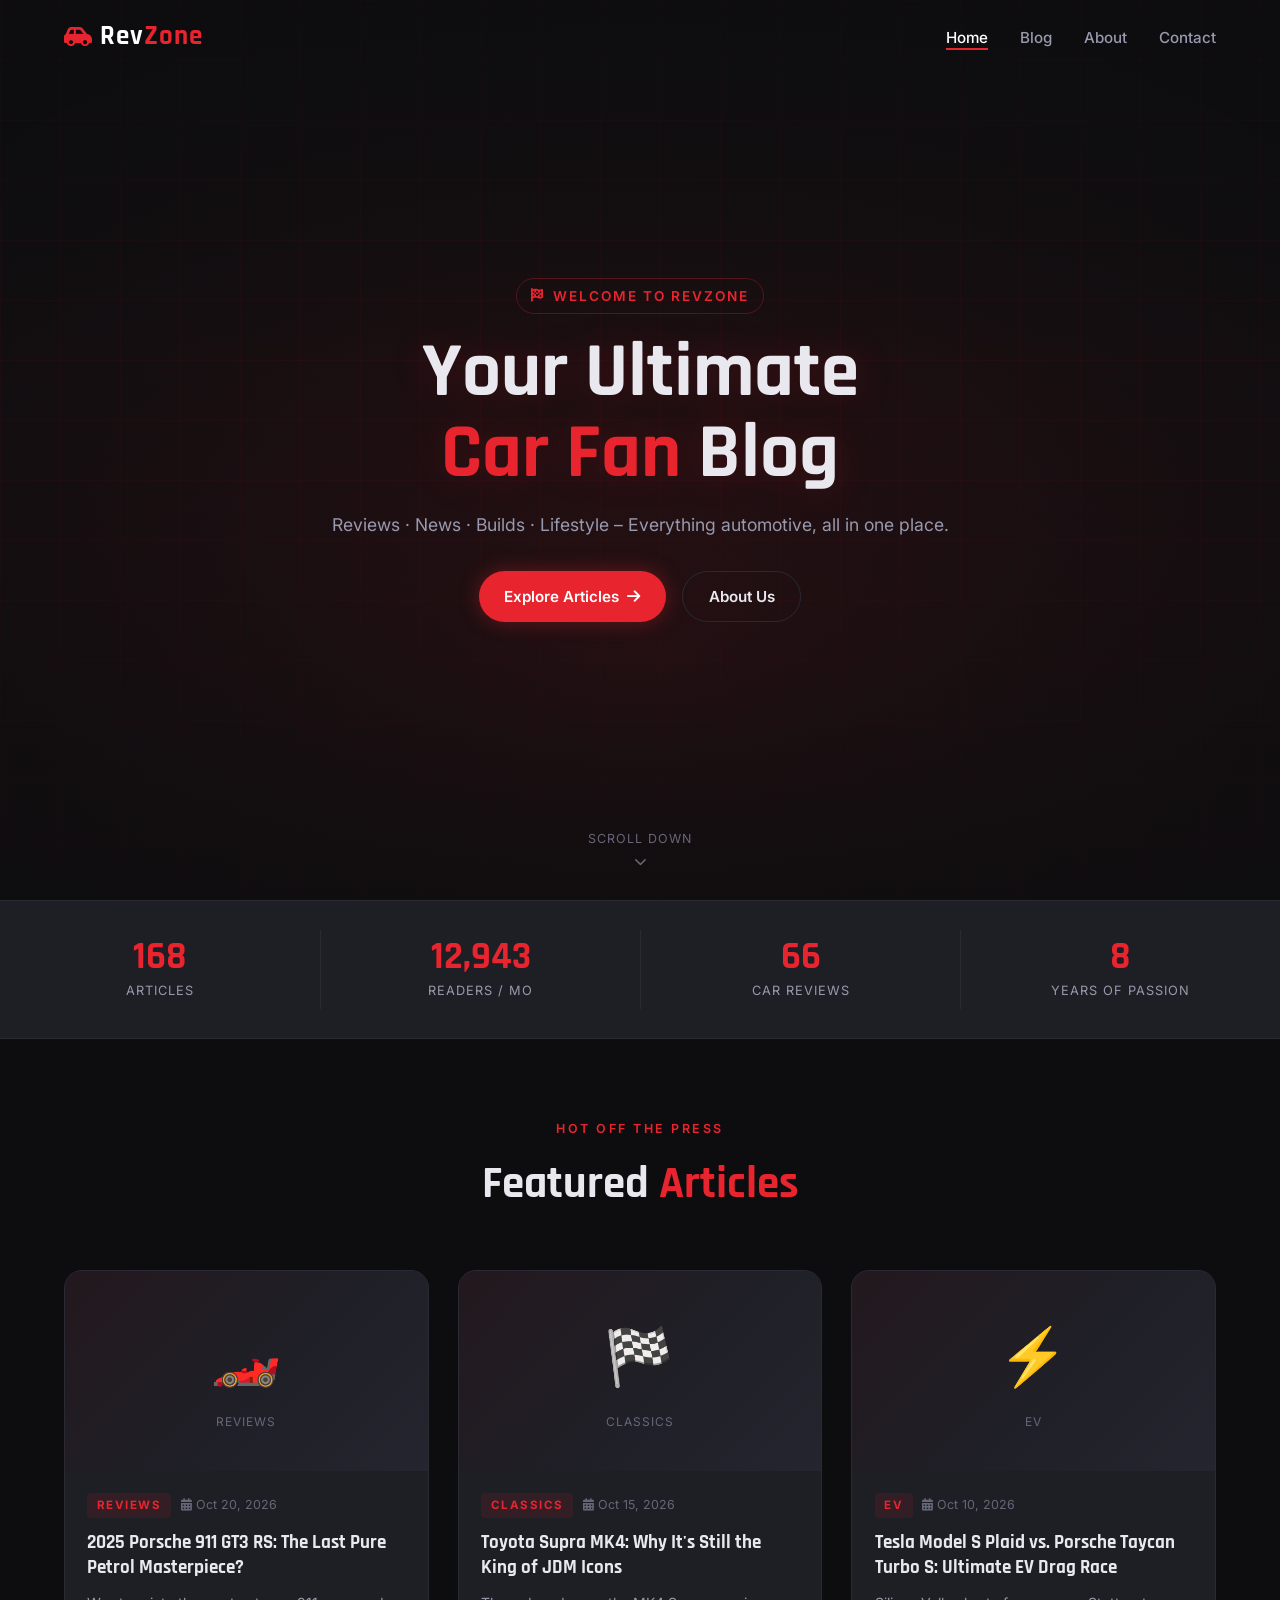
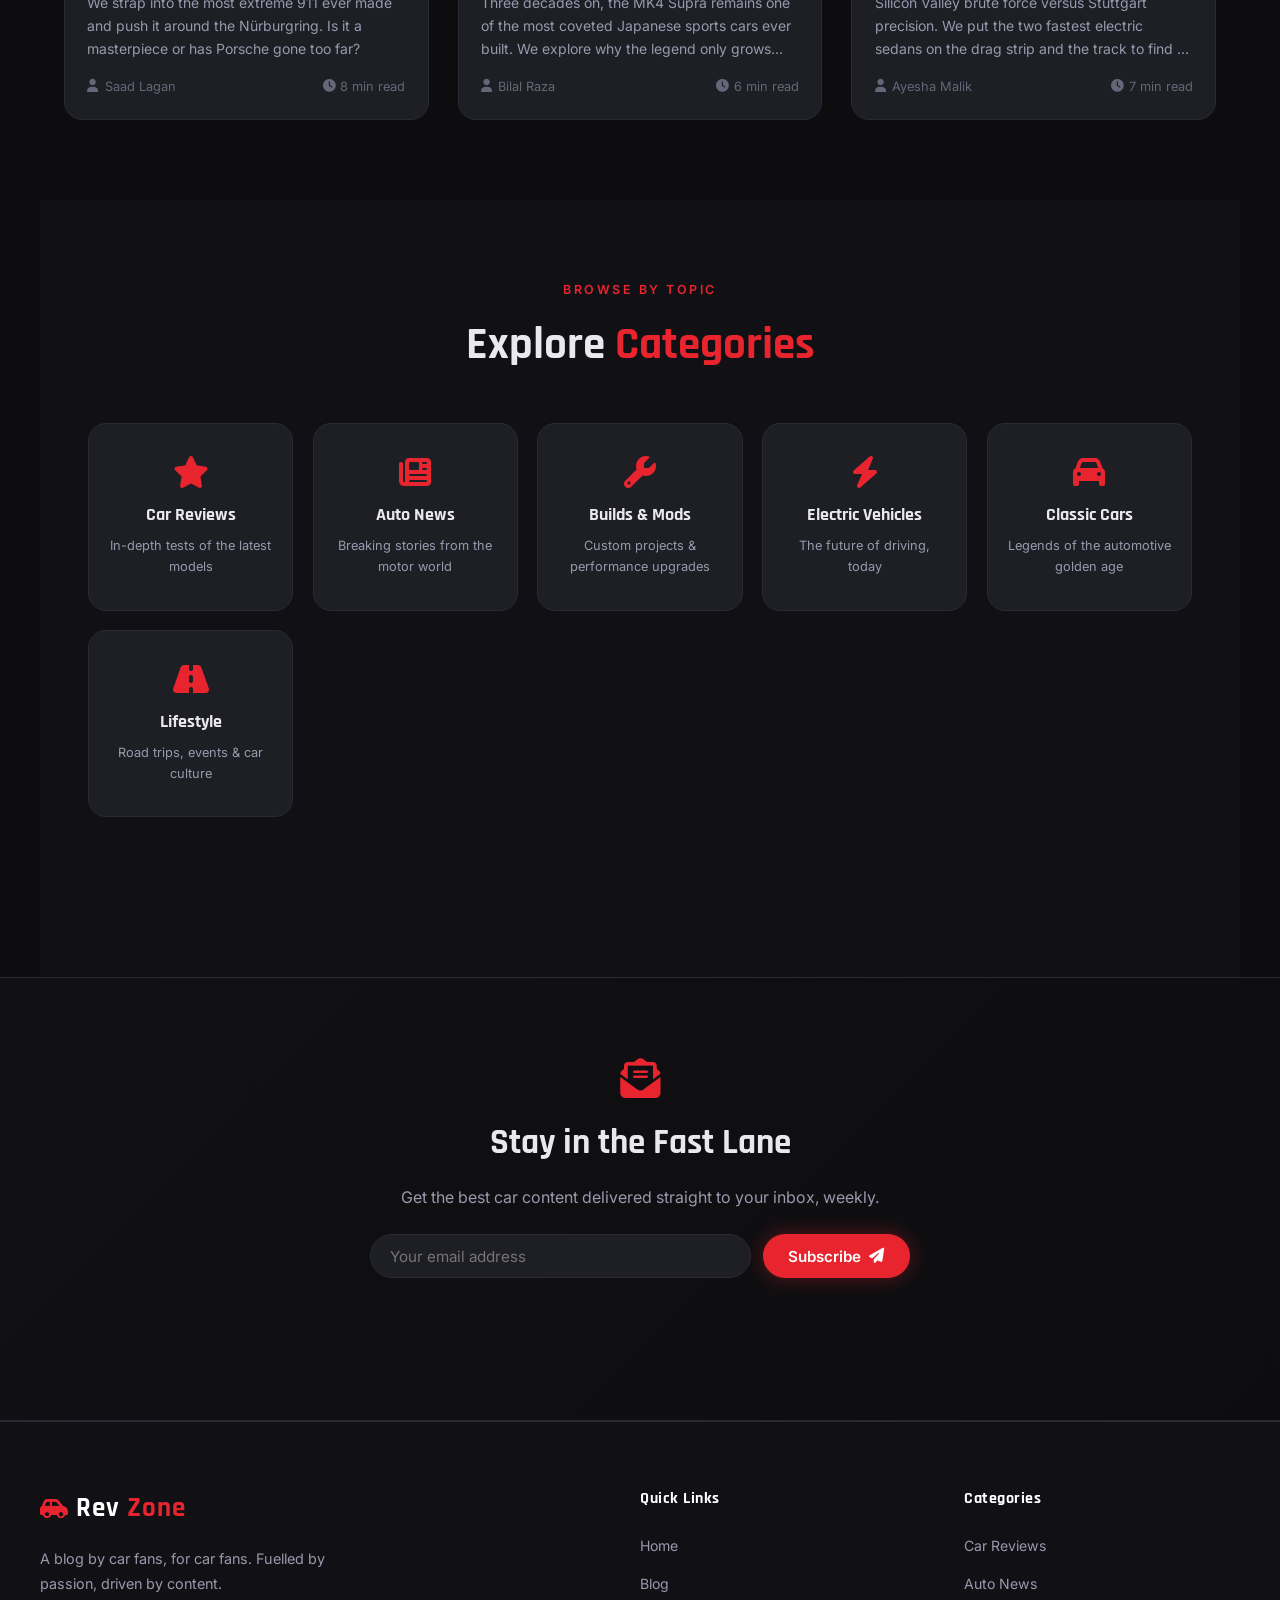
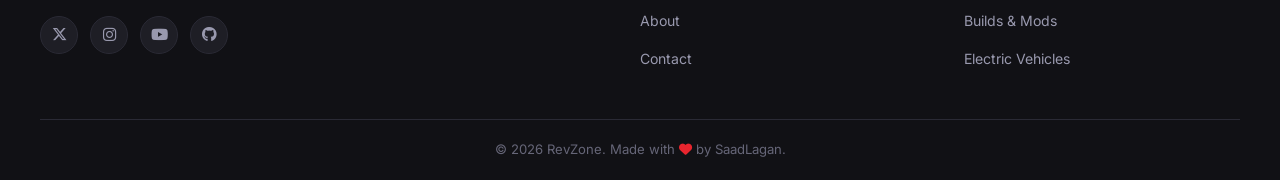
<file: index.html>
<!DOCTYPE html>
<html lang="en">
<head>
  <meta charset="UTF-8" />
  <meta name="viewport" content="width=device-width, initial-scale=1.0" />
  <title>RevZone – Car Fan Blog</title>
  <link rel="stylesheet" href="css/style.css" />
  <link rel="stylesheet" href="https://cdnjs.cloudflare.com/ajax/libs/font-awesome/6.5.0/css/all.min.css" />
  <link href="https://fonts.googleapis.com/css2?family=Rajdhani:wght@400;600;700&family=Inter:wght@300;400;500;600&display=swap" rel="stylesheet" />
</head>
<body>

  <!-- ===== NAVBAR ===== -->
  <nav class="navbar" id="navbar">
    <div class="nav-container">
      <a href="index.html" class="logo">
        <i class="fas fa-car-side"></i>
        <span>Rev<span class="accent">Zone</span></span>
      </a>
      <ul class="nav-links" id="navLinks">
        <li><a href="index.html" class="active">Home</a></li>
        <li><a href="blog.html">Blog</a></li>
        <li><a href="about.html">About</a></li>
        <li><a href="contact.html">Contact</a></li>
      </ul>
      <button class="hamburger" id="hamburger" aria-label="Toggle menu">
        <span></span><span></span><span></span>
      </button>
    </div>
  </nav>

  <!-- ===== HERO ===== -->
  <header class="hero">
    <div class="hero-overlay"></div>
    <div class="hero-content">
      <p class="hero-tag"><i class="fas fa-flag-checkered"></i> Welcome to RevZone</p>
      <h1>Your Ultimate<br /><span class="accent">Car Fan</span> Blog</h1>
      <p class="hero-sub">Reviews · News · Builds · Lifestyle – Everything automotive, all in one place.</p>
      <div class="hero-actions">
        <a href="blog.html" class="btn btn-primary">Explore Articles <i class="fas fa-arrow-right"></i></a>
        <a href="about.html" class="btn btn-outline">About Us</a>
      </div>
    </div>
    <div class="hero-scroll">
      <span>Scroll Down</span>
      <i class="fas fa-chevron-down bounce"></i>
    </div>
  </header>

  <!-- ===== STATS BAR ===== -->
  <section class="stats-bar">
    <div class="stat"><span class="stat-num" data-target="240">0</span><span class="stat-label">Articles</span></div>
    <div class="stat"><span class="stat-num" data-target="18500">0</span><span class="stat-label">Readers / Mo</span></div>
    <div class="stat"><span class="stat-num" data-target="95">0</span><span class="stat-label">Car Reviews</span></div>
    <div class="stat"><span class="stat-num" data-target="12">0</span><span class="stat-label">Years of Passion</span></div>
  </section>

  <!-- ===== FEATURED POSTS ===== -->
  <section class="section" id="featured">
    <div class="section-header">
      <span class="section-tag">Hot Off the Press</span>
      <h2>Featured <span class="accent">Articles</span></h2>
    </div>
    <div class="posts-grid" id="featuredGrid"></div>
  </section>

  <!-- ===== CATEGORIES ===== -->
  <section class="section categories-section">
    <div class="section-header">
      <span class="section-tag">Browse by Topic</span>
      <h2>Explore <span class="accent">Categories</span></h2>
    </div>
    <div class="categories-grid">
      <a href="blog.html?cat=reviews" class="cat-card">
        <i class="fas fa-star"></i>
        <h3>Car Reviews</h3>
        <p>In-depth tests of the latest models</p>
      </a>
      <a href="blog.html?cat=news" class="cat-card">
        <i class="fas fa-newspaper"></i>
        <h3>Auto News</h3>
        <p>Breaking stories from the motor world</p>
      </a>
      <a href="blog.html?cat=builds" class="cat-card">
        <i class="fas fa-wrench"></i>
        <h3>Builds & Mods</h3>
        <p>Custom projects & performance upgrades</p>
      </a>
      <a href="blog.html?cat=ev" class="cat-card">
        <i class="fas fa-bolt"></i>
        <h3>Electric Vehicles</h3>
        <p>The future of driving, today</p>
      </a>
      <a href="blog.html?cat=classics" class="cat-card">
        <i class="fas fa-car"></i>
        <h3>Classic Cars</h3>
        <p>Legends of the automotive golden age</p>
      </a>
      <a href="blog.html?cat=lifestyle" class="cat-card">
        <i class="fas fa-road"></i>
        <h3>Lifestyle</h3>
        <p>Road trips, events & car culture</p>
      </a>
    </div>
  </section>

  <!-- ===== NEWSLETTER ===== -->
  <section class="newsletter-section">
    <div class="newsletter-inner">
      <i class="fas fa-envelope-open-text newsletter-icon"></i>
      <h2>Stay in the Fast Lane</h2>
      <p>Get the best car content delivered straight to your inbox, weekly.</p>
      <form class="newsletter-form" id="nlForm">
        <input type="email" placeholder="Your email address" required />
        <button type="submit" class="btn btn-primary">Subscribe <i class="fas fa-paper-plane"></i></button>
      </form>
      <p class="nl-note" id="nlNote"></p>
    </div>
  </section>

  <!-- ===== FOOTER ===== -->
  <footer class="footer">
    <div class="footer-inner">
      <div class="footer-brand">
        <a href="index.html" class="logo"><i class="fas fa-car-side"></i> Rev<span class="accent">Zone</span></a>
        <p>A blog by car fans, for car fans. Fuelled by passion, driven by content.</p>
        <div class="socials">
          <a href="#" aria-label="Twitter"><i class="fab fa-x-twitter"></i></a>
          <a href="#" aria-label="Instagram"><i class="fab fa-instagram"></i></a>
          <a href="#" aria-label="YouTube"><i class="fab fa-youtube"></i></a>
          <a href="https://github.com/SaadLagan" aria-label="GitHub" target="_blank"><i class="fab fa-github"></i></a>
        </div>
      </div>
      <div class="footer-links">
        <h4>Quick Links</h4>
        <ul>
          <li><a href="index.html">Home</a></li>
          <li><a href="blog.html">Blog</a></li>
          <li><a href="about.html">About</a></li>
          <li><a href="contact.html">Contact</a></li>
        </ul>
      </div>
      <div class="footer-links">
        <h4>Categories</h4>
        <ul>
          <li><a href="blog.html?cat=reviews">Car Reviews</a></li>
          <li><a href="blog.html?cat=news">Auto News</a></li>
          <li><a href="blog.html?cat=builds">Builds & Mods</a></li>
          <li><a href="blog.html?cat=ev">Electric Vehicles</a></li>
        </ul>
      </div>
    </div>
    <div class="footer-bottom">
      <p>&copy; 2026 RevZone. Made with <i class="fas fa-heart"></i> by SaadLagan.</p>
    </div>
  </footer>

  <script src="js/data.js"></script>
  <script src="js/main.js"></script>
</body>
</html>
</file>
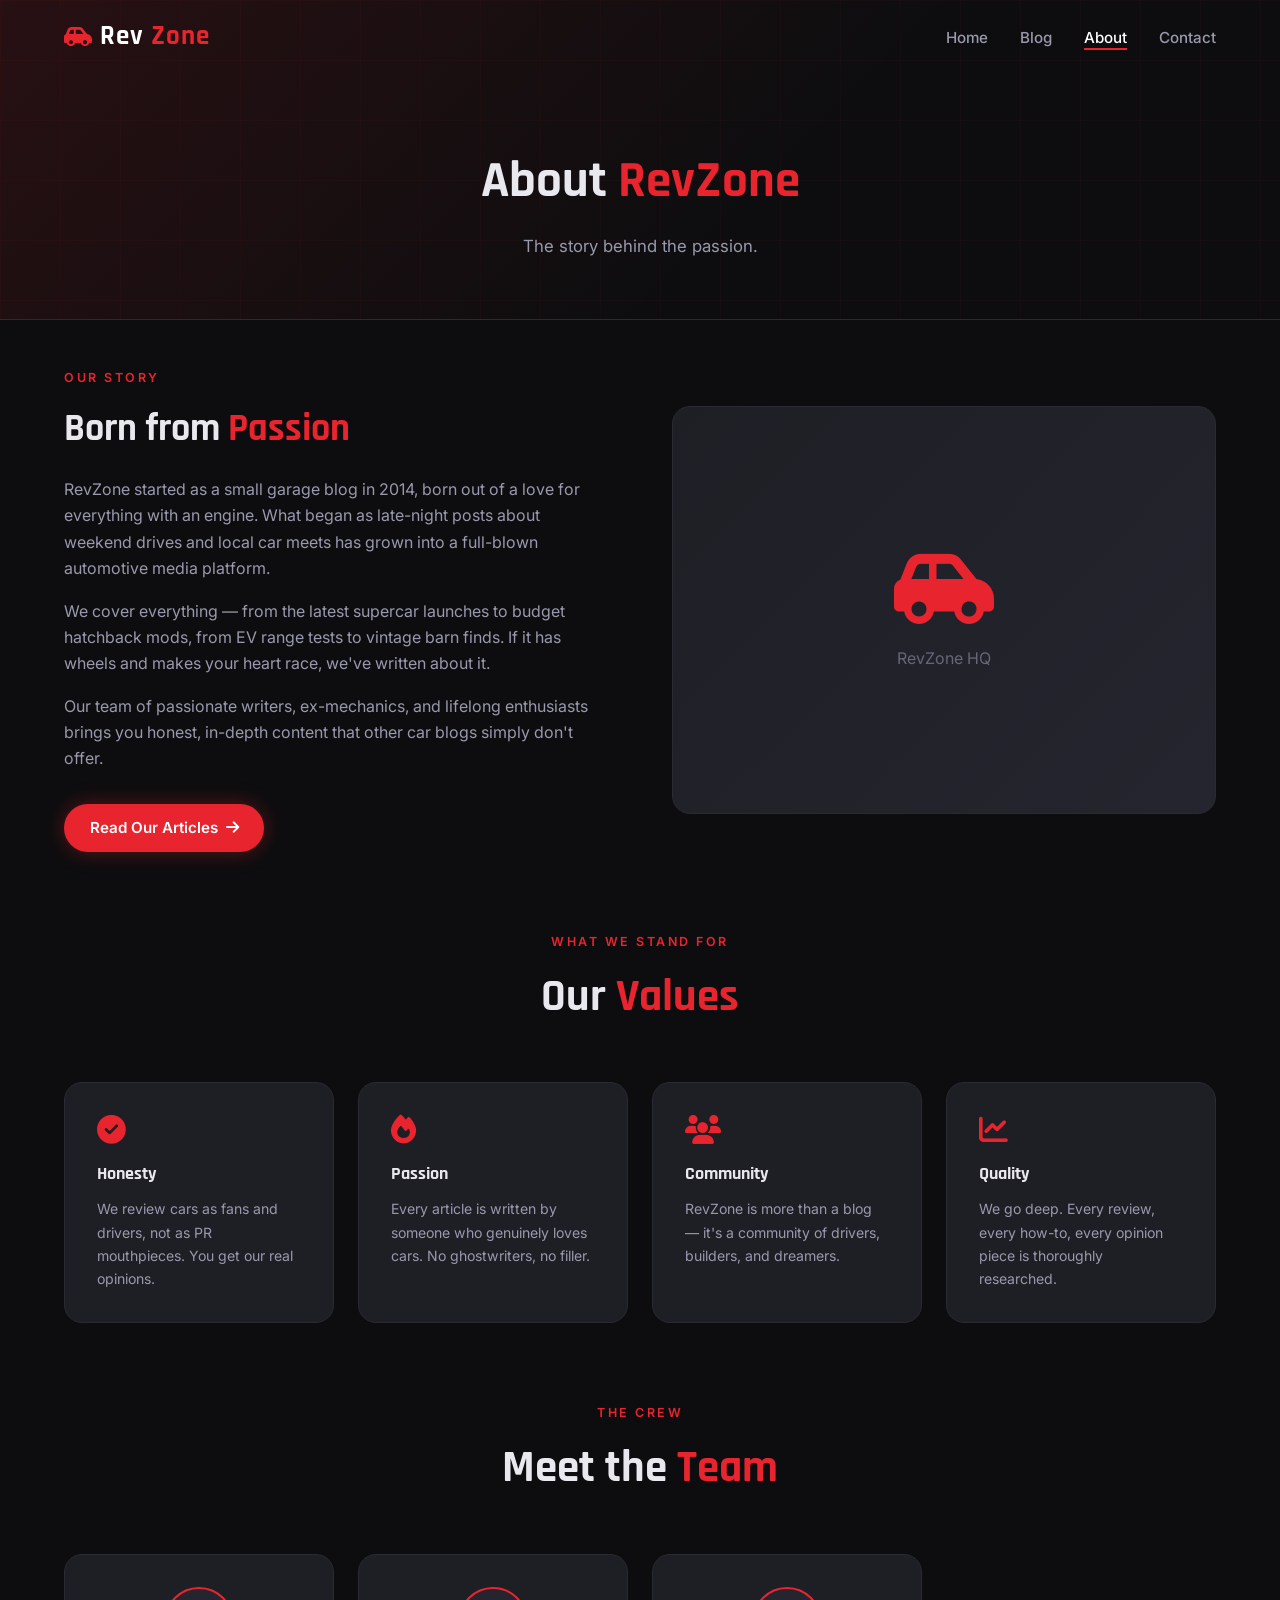
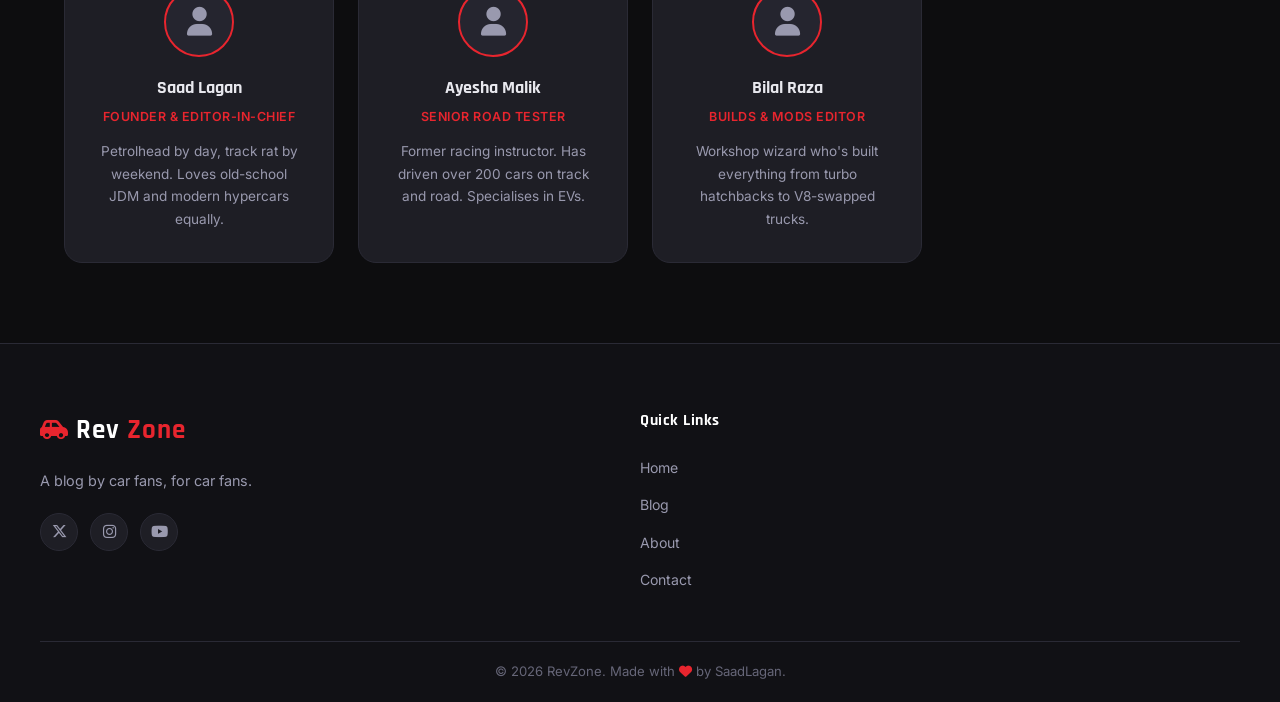
<file: about.html>
<!DOCTYPE html>
<html lang="en">
<head>
  <meta charset="UTF-8" />
  <meta name="viewport" content="width=device-width, initial-scale=1.0" />
  <title>About – RevZone</title>
  <link rel="stylesheet" href="css/style.css" />
  <link rel="stylesheet" href="https://cdnjs.cloudflare.com/ajax/libs/font-awesome/6.5.0/css/all.min.css" />
  <link href="https://fonts.googleapis.com/css2?family=Rajdhani:wght@400;600;700&family=Inter:wght@300;400;500;600&display=swap" rel="stylesheet" />
</head>
<body>

  <nav class="navbar" id="navbar">
    <div class="nav-container">
      <a href="index.html" class="logo"><i class="fas fa-car-side"></i> Rev<span class="accent">Zone</span></a>
      <ul class="nav-links" id="navLinks">
        <li><a href="index.html">Home</a></li>
        <li><a href="blog.html">Blog</a></li>
        <li><a href="about.html" class="active">About</a></li>
        <li><a href="contact.html">Contact</a></li>
      </ul>
      <button class="hamburger" id="hamburger" aria-label="Toggle menu">
        <span></span><span></span><span></span>
      </button>
    </div>
  </nav>

  <!-- Page Header -->
  <div class="page-header">
    <div class="page-header-content">
      <h1>About <span class="accent">RevZone</span></h1>
      <p>The story behind the passion.</p>
    </div>
  </div>

  <!-- About Content -->
  <section class="section about-page">
    <div class="about-intro">
      <div class="about-text">
        <span class="section-tag">Our Story</span>
        <h2>Born from <span class="accent">Passion</span></h2>
        <p>RevZone started as a small garage blog in 2014, born out of a love for everything with an engine. What began as late-night posts about weekend drives and local car meets has grown into a full-blown automotive media platform.</p>
        <p>We cover everything — from the latest supercar launches to budget hatchback mods, from EV range tests to vintage barn finds. If it has wheels and makes your heart race, we've written about it.</p>
        <p>Our team of passionate writers, ex-mechanics, and lifelong enthusiasts brings you honest, in-depth content that other car blogs simply don't offer.</p>
        <a href="blog.html" class="btn btn-primary">Read Our Articles <i class="fas fa-arrow-right"></i></a>
      </div>
      <div class="about-visual">
        <div class="about-img-placeholder">
          <i class="fas fa-car-side"></i>
          <span>RevZone HQ</span>
        </div>
      </div>
    </div>

    <!-- Values -->
    <div class="values-section">
      <div class="section-header">
        <span class="section-tag">What We Stand For</span>
        <h2>Our <span class="accent">Values</span></h2>
      </div>
      <div class="values-grid">
        <div class="value-card">
          <i class="fas fa-check-circle"></i>
          <h3>Honesty</h3>
          <p>We review cars as fans and drivers, not as PR mouthpieces. You get our real opinions.</p>
        </div>
        <div class="value-card">
          <i class="fas fa-fire"></i>
          <h3>Passion</h3>
          <p>Every article is written by someone who genuinely loves cars. No ghostwriters, no filler.</p>
        </div>
        <div class="value-card">
          <i class="fas fa-users"></i>
          <h3>Community</h3>
          <p>RevZone is more than a blog — it's a community of drivers, builders, and dreamers.</p>
        </div>
        <div class="value-card">
          <i class="fas fa-chart-line"></i>
          <h3>Quality</h3>
          <p>We go deep. Every review, every how-to, every opinion piece is thoroughly researched.</p>
        </div>
      </div>
    </div>

    <!-- Team -->
    <div class="team-section">
      <div class="section-header">
        <span class="section-tag">The Crew</span>
        <h2>Meet the <span class="accent">Team</span></h2>
      </div>
      <div class="team-grid">
        <div class="team-card">
          <div class="team-avatar"><i class="fas fa-user"></i></div>
          <h3>Saad Lagan</h3>
          <span>Founder & Editor-in-Chief</span>
          <p>Petrolhead by day, track rat by weekend. Loves old-school JDM and modern hypercars equally.</p>
        </div>
        <div class="team-card">
          <div class="team-avatar"><i class="fas fa-user"></i></div>
          <h3>Ayesha Malik</h3>
          <span>Senior Road Tester</span>
          <p>Former racing instructor. Has driven over 200 cars on track and road. Specialises in EVs.</p>
        </div>
        <div class="team-card">
          <div class="team-avatar"><i class="fas fa-user"></i></div>
          <h3>Bilal Raza</h3>
          <span>Builds & Mods Editor</span>
          <p>Workshop wizard who's built everything from turbo hatchbacks to V8-swapped trucks.</p>
        </div>
      </div>
    </div>
  </section>

  <footer class="footer">
    <div class="footer-inner">
      <div class="footer-brand">
        <a href="index.html" class="logo"><i class="fas fa-car-side"></i> Rev<span class="accent">Zone</span></a>
        <p>A blog by car fans, for car fans.</p>
        <div class="socials">
          <a href="#" aria-label="Twitter"><i class="fab fa-x-twitter"></i></a>
          <a href="#" aria-label="Instagram"><i class="fab fa-instagram"></i></a>
          <a href="#" aria-label="YouTube"><i class="fab fa-youtube"></i></a>
        </div>
      </div>
      <div class="footer-links">
        <h4>Quick Links</h4>
        <ul>
          <li><a href="index.html">Home</a></li>
          <li><a href="blog.html">Blog</a></li>
          <li><a href="about.html">About</a></li>
          <li><a href="contact.html">Contact</a></li>
        </ul>
      </div>
    </div>
    <div class="footer-bottom">
      <p>&copy; 2026 RevZone. Made with <i class="fas fa-heart"></i> by SaadLagan.</p>
    </div>
  </footer>

  <script src="js/main.js"></script>
</body>
</html>
</file>
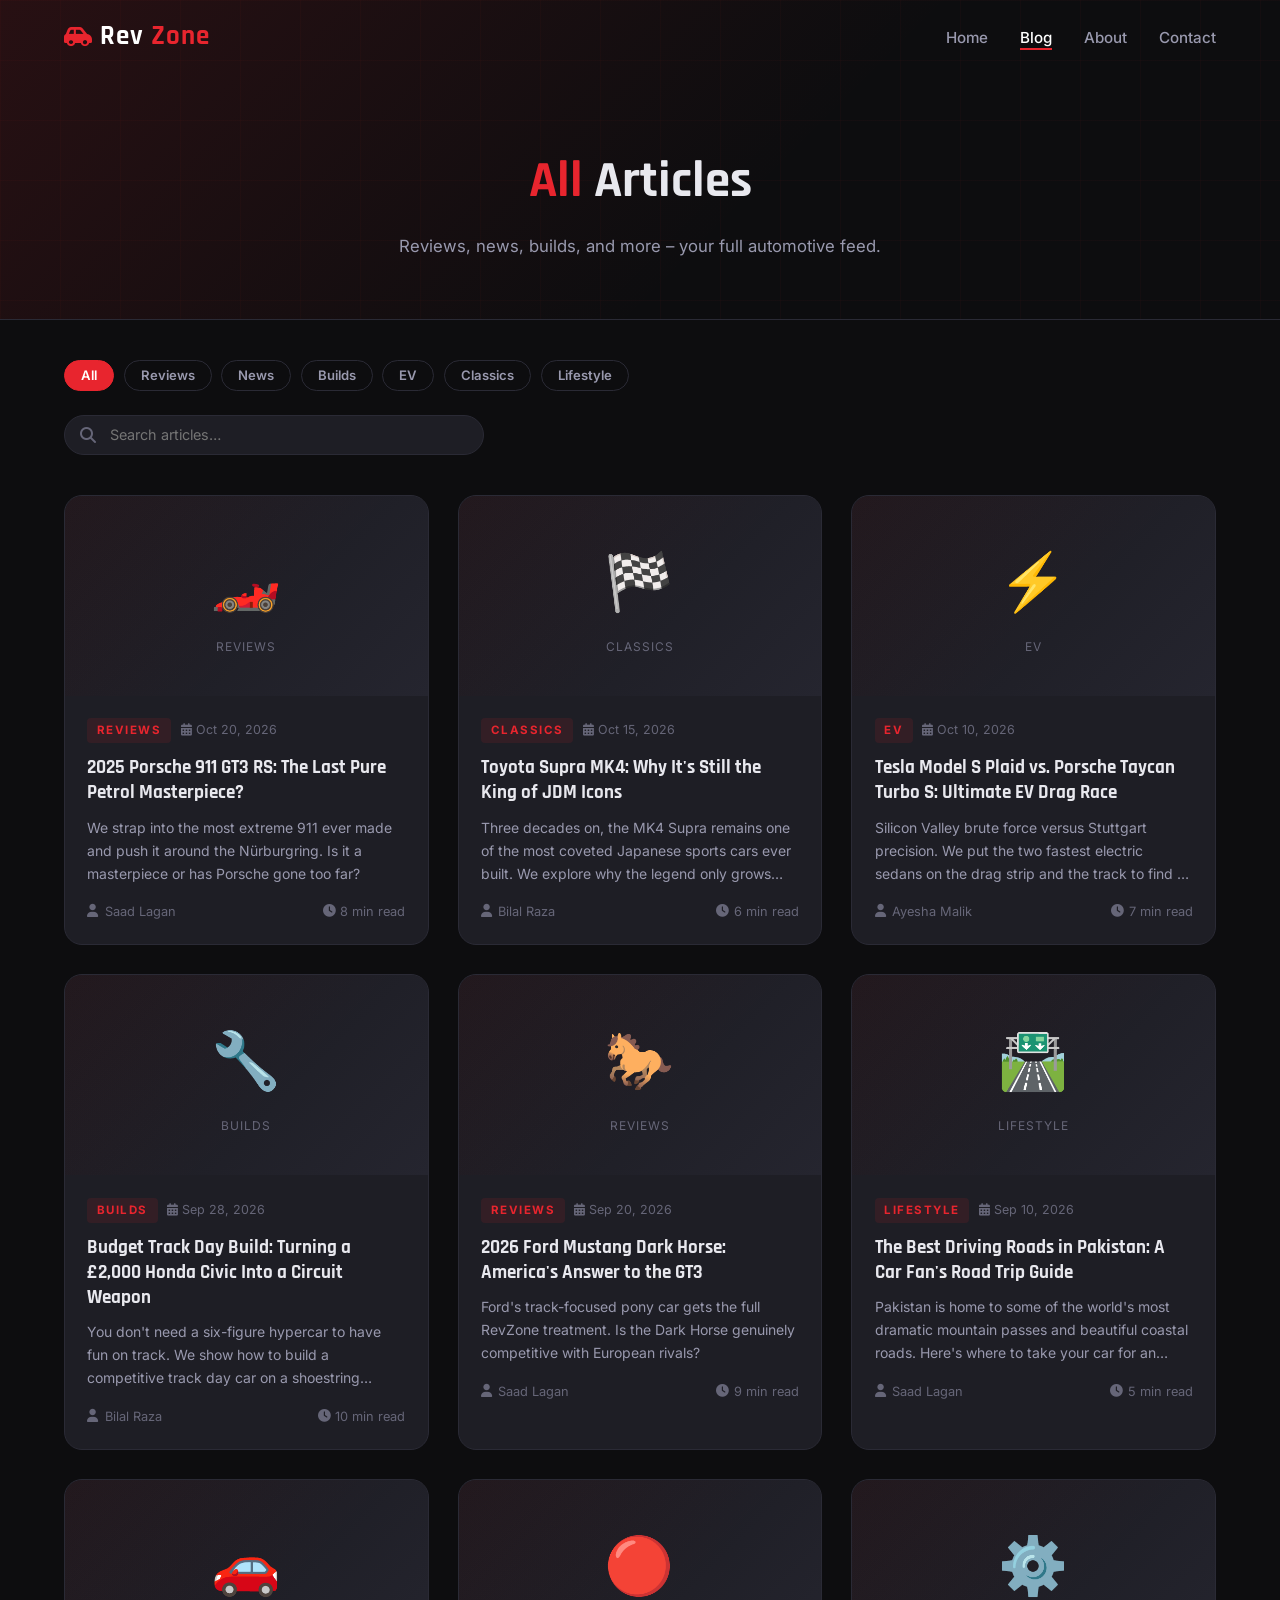
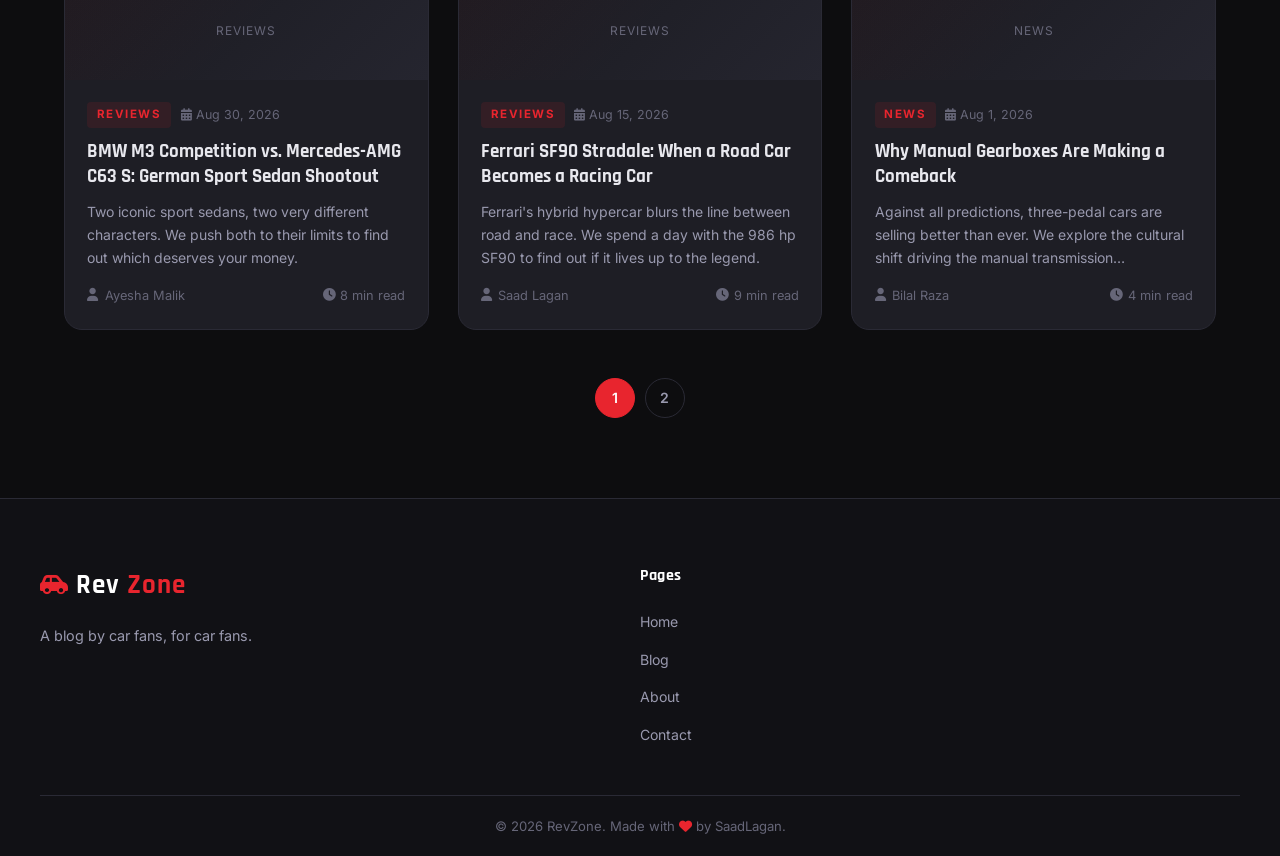
<file: blog.html>
<!DOCTYPE html>
<html lang="en">
<head>
  <meta charset="UTF-8" />
  <meta name="viewport" content="width=device-width, initial-scale=1.0" />
  <title>Blog – RevZone</title>
  <link rel="stylesheet" href="css/style.css" />
  <link rel="stylesheet" href="https://cdnjs.cloudflare.com/ajax/libs/font-awesome/6.5.0/css/all.min.css" />
  <link href="https://fonts.googleapis.com/css2?family=Rajdhani:wght@400;600;700&family=Inter:wght@300;400;500;600&display=swap" rel="stylesheet" />
</head>
<body>

  <nav class="navbar" id="navbar">
    <div class="nav-container">
      <a href="index.html" class="logo"><i class="fas fa-car-side"></i> Rev<span class="accent">Zone</span></a>
      <ul class="nav-links" id="navLinks">
        <li><a href="index.html">Home</a></li>
        <li><a href="blog.html" class="active">Blog</a></li>
        <li><a href="about.html">About</a></li>
        <li><a href="contact.html">Contact</a></li>
      </ul>
      <button class="hamburger" id="hamburger" aria-label="Toggle menu">
        <span></span><span></span><span></span>
      </button>
    </div>
  </nav>

  <!-- Page Header -->
  <div class="page-header">
    <div class="page-header-content">
      <h1><span class="accent">All</span> Articles</h1>
      <p>Reviews, news, builds, and more – your full automotive feed.</p>
    </div>
  </div>

  <section class="section blog-page">
    <!-- Filter Bar -->
    <div class="filter-bar">
      <button class="filter-btn active" data-cat="all">All</button>
      <button class="filter-btn" data-cat="reviews">Reviews</button>
      <button class="filter-btn" data-cat="news">News</button>
      <button class="filter-btn" data-cat="builds">Builds</button>
      <button class="filter-btn" data-cat="ev">EV</button>
      <button class="filter-btn" data-cat="classics">Classics</button>
      <button class="filter-btn" data-cat="lifestyle">Lifestyle</button>
    </div>

    <!-- Search Bar -->
    <div class="search-bar">
      <i class="fas fa-search"></i>
      <input type="text" id="searchInput" placeholder="Search articles…" />
    </div>

    <!-- Posts Grid -->
    <div class="posts-grid" id="blogGrid"></div>
    <div id="noResults" class="no-results hidden"><i class="fas fa-car-crash"></i><p>No articles found. Try a different search!</p></div>

    <!-- Pagination -->
    <div class="pagination" id="pagination"></div>
  </section>

  <footer class="footer">
    <div class="footer-inner">
      <div class="footer-brand">
        <a href="index.html" class="logo"><i class="fas fa-car-side"></i> Rev<span class="accent">Zone</span></a>
        <p>A blog by car fans, for car fans.</p>
      </div>
      <div class="footer-links">
        <h4>Pages</h4>
        <ul>
          <li><a href="index.html">Home</a></li>
          <li><a href="blog.html">Blog</a></li>
          <li><a href="about.html">About</a></li>
          <li><a href="contact.html">Contact</a></li>
        </ul>
      </div>
    </div>
    <div class="footer-bottom">
      <p>&copy; 2026 RevZone. Made with <i class="fas fa-heart"></i> by SaadLagan.</p>
    </div>
  </footer>

  <script src="js/data.js"></script>
  <script src="js/blog.js"></script>
</body>
</html>
</file>
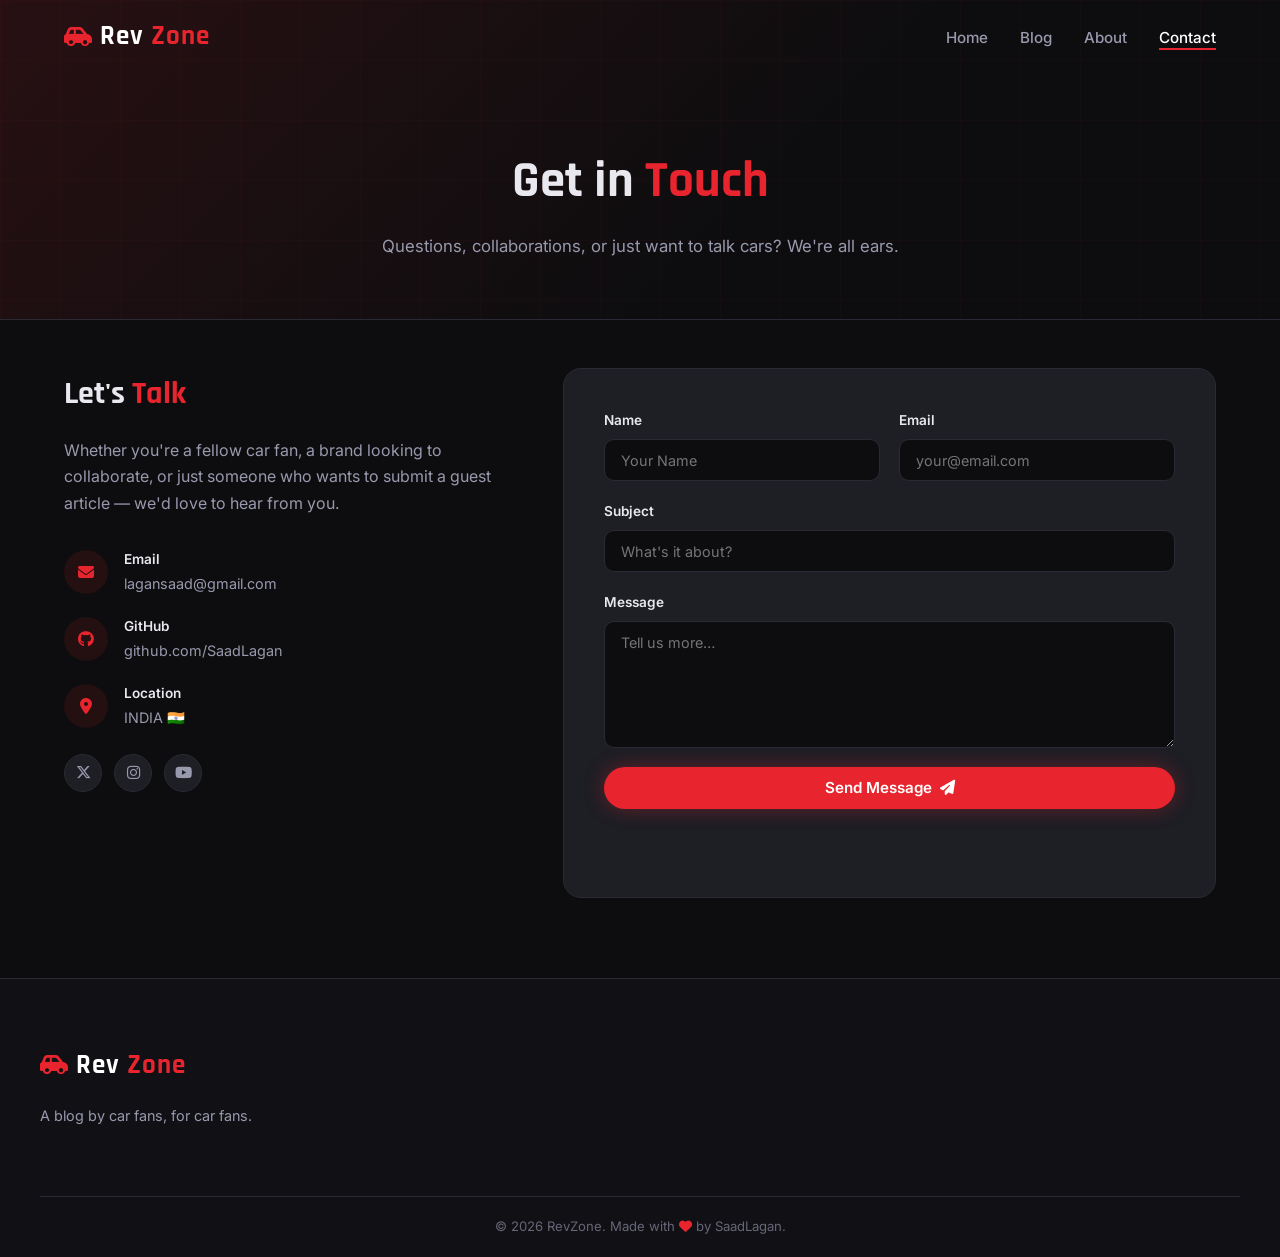
<file: contact.html>
<!DOCTYPE html>
<html lang="en">
<head>
  <meta charset="UTF-8" />
  <meta name="viewport" content="width=device-width, initial-scale=1.0" />
  <title>Contact – RevZone</title>
  <link rel="stylesheet" href="css/style.css" />
  <link rel="stylesheet" href="https://cdnjs.cloudflare.com/ajax/libs/font-awesome/6.5.0/css/all.min.css" />
  <link href="https://fonts.googleapis.com/css2?family=Rajdhani:wght@400;600;700&family=Inter:wght@300;400;500;600&display=swap" rel="stylesheet" />
</head>
<body>

  <nav class="navbar" id="navbar">
    <div class="nav-container">
      <a href="index.html" class="logo"><i class="fas fa-car-side"></i> Rev<span class="accent">Zone</span></a>
      <ul class="nav-links" id="navLinks">
        <li><a href="index.html">Home</a></li>
        <li><a href="blog.html">Blog</a></li>
        <li><a href="about.html">About</a></li>
        <li><a href="contact.html" class="active">Contact</a></li>
      </ul>
      <button class="hamburger" id="hamburger" aria-label="Toggle menu">
        <span></span><span></span><span></span>
      </button>
    </div>
  </nav>

  <div class="page-header">
    <div class="page-header-content">
      <h1>Get in <span class="accent">Touch</span></h1>
      <p>Questions, collaborations, or just want to talk cars? We're all ears.</p>
    </div>
  </div>

  <section class="section contact-page">
    <div class="contact-grid">

      <!-- Info -->
      <div class="contact-info">
        <h2>Let's <span class="accent">Talk</span></h2>
        <p>Whether you're a fellow car fan, a brand looking to collaborate, or just someone who wants to submit a guest article — we'd love to hear from you.</p>
        <div class="contact-items">
          <div class="contact-item">
            <i class="fas fa-envelope"></i>
            <div>
              <strong>Email</strong>
              <a href="mailto:lagansaad@gmail.com">lagansaad@gmail.com</a>
            </div>
          </div>
          <div class="contact-item">
            <i class="fab fa-github"></i>
            <div>
              <strong>GitHub</strong>
              <a href="https://github.com/SaadLagan" target="_blank">github.com/SaadLagan</a>
            </div>
          </div>
          <div class="contact-item">
            <i class="fas fa-map-marker-alt"></i>
            <div>
              <strong>Location</strong>
              <span>INDIA 🇮🇳 </span>
            </div>
          </div>
        </div>
        <div class="socials" style="margin-top:1.5rem;">
          <a href="#" aria-label="Twitter"><i class="fab fa-x-twitter"></i></a>
          <a href="#" aria-label="Instagram"><i class="fab fa-instagram"></i></a>
          <a href="#" aria-label="YouTube"><i class="fab fa-youtube"></i></a>
        </div>
      </div>

      <!-- Form -->
      <div class="contact-form-wrap">
        <form class="contact-form" id="contactForm">
          <div class="form-row">
            <div class="form-group">
              <label>Name</label>
              <input type="text" name="name" placeholder="Your Name" required />
            </div>
            <div class="form-group">
              <label>Email</label>
              <input type="email" name="email" placeholder="your@email.com" required />
            </div>
          </div>
          <div class="form-group">
            <label>Subject</label>
            <input type="text" name="subject" placeholder="What's it about?" required />
          </div>
          <div class="form-group">
            <label>Message</label>
            <textarea name="message" rows="6" placeholder="Tell us more…" required></textarea>
          </div>
          <button type="submit" class="btn btn-primary btn-full">
            Send Message <i class="fas fa-paper-plane"></i>
          </button>
          <p class="form-note" id="formNote"></p>
        </form>
      </div>
    </div>
  </section>

  <footer class="footer">
    <div class="footer-inner">
      <div class="footer-brand">
        <a href="index.html" class="logo"><i class="fas fa-car-side"></i> Rev<span class="accent">Zone</span></a>
        <p>A blog by car fans, for car fans.</p>
      </div>
    </div>
    <div class="footer-bottom">
      <p>&copy; 2026 RevZone. Made with <i class="fas fa-heart"></i> by SaadLagan.</p>
    </div>
  </footer>

  <script src="js/main.js"></script>
  <script src="js/contact.js"></script>
</body>
</html>
</file>
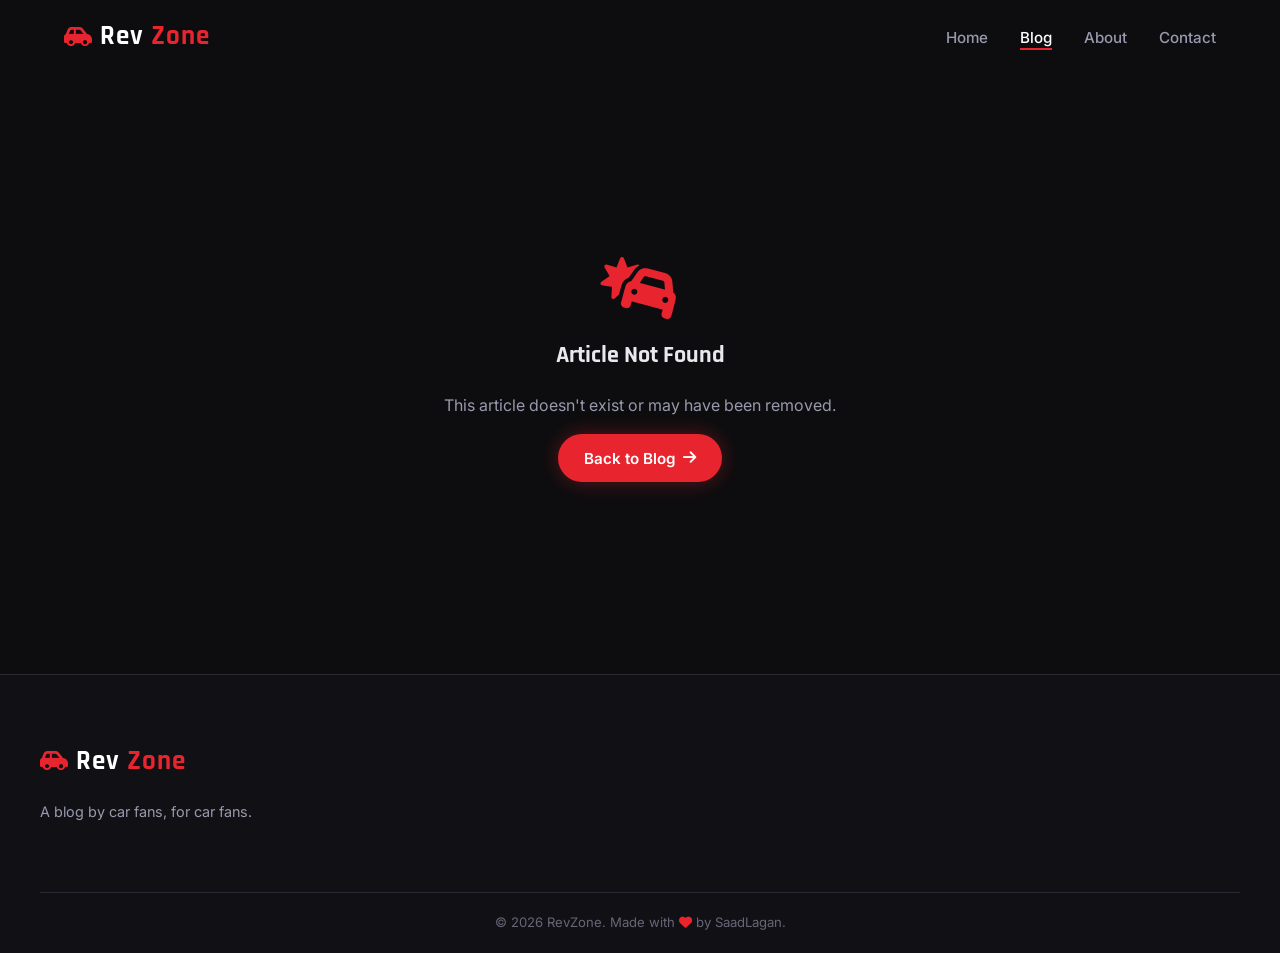
<file: post.html>
<!DOCTYPE html>
<html lang="en">
<head>
  <meta charset="UTF-8" />
  <meta name="viewport" content="width=device-width, initial-scale=1.0" />
  <title>Article – RevZone</title>
  <link rel="stylesheet" href="css/style.css" />
  <link rel="stylesheet" href="https://cdnjs.cloudflare.com/ajax/libs/font-awesome/6.5.0/css/all.min.css" />
  <link href="https://fonts.googleapis.com/css2?family=Rajdhani:wght@400;600;700&family=Inter:wght@300;400;500;600&display=swap" rel="stylesheet" />
</head>
<body>

  <nav class="navbar" id="navbar">
    <div class="nav-container">
      <a href="index.html" class="logo"><i class="fas fa-car-side"></i> Rev<span class="accent">Zone</span></a>
      <ul class="nav-links" id="navLinks">
        <li><a href="index.html">Home</a></li>
        <li><a href="blog.html" class="active">Blog</a></li>
        <li><a href="about.html">About</a></li>
        <li><a href="contact.html">Contact</a></li>
      </ul>
      <button class="hamburger" id="hamburger" aria-label="Toggle menu">
        <span></span><span></span><span></span>
      </button>
    </div>
  </nav>

  <article class="article-page" id="articlePage">
    <!-- Populated by post.js -->
  </article>

  <!-- Related Posts -->
  <section class="section" id="relatedSection" style="display:none">
    <div class="section-header">
      <h2>Related <span class="accent">Articles</span></h2>
    </div>
    <div class="posts-grid" id="relatedGrid"></div>
  </section>

  <footer class="footer">
    <div class="footer-inner">
      <div class="footer-brand">
        <a href="index.html" class="logo"><i class="fas fa-car-side"></i> Rev<span class="accent">Zone</span></a>
        <p>A blog by car fans, for car fans.</p>
      </div>
    </div>
    <div class="footer-bottom">
      <p>&copy; 2026 RevZone. Made with <i class="fas fa-heart"></i> by SaadLagan.</p>
    </div>
  </footer>

  <script src="js/data.js"></script>
  <script src="js/post.js"></script>
</body>
</html>
</file>
<file: css/style.css>
/* ============================================================
   RevZone – Car Fan Blog · Main Stylesheet
   ============================================================ */

/* ---------- CSS Variables ---------- */
:root {
  --red:      #e8252e;
  --red-dark: #b01c23;
  --red-glow: rgba(232,37,46,.35);
  --bg:       #0d0d0f;
  --bg2:      #111115;
  --bg3:      #18181d;
  --surface:  #1e1e25;
  --surface2: #25252f;
  --border:   #2a2a35;
  --text:     #e8e8ee;
  --text2:    #9999ae;
  --text3:    #666678;
  --white:    #ffffff;
  --ff-head:  'Rajdhani', sans-serif;
  --ff-body:  'Inter', sans-serif;
  --radius:   10px;
  --radius-lg:18px;
  --shadow:   0 4px 24px rgba(0,0,0,.6);
  --trans:    .25s ease;
}

/* ---------- Reset / Base ---------- */
*, *::before, *::after { box-sizing: border-box; margin: 0; padding: 0; }
html { scroll-behavior: smooth; }
body {
  background: var(--bg);
  color: var(--text);
  font-family: var(--ff-body);
  font-size: 16px;
  line-height: 1.65;
  overflow-x: hidden;
}
img { max-width: 100%; display: block; }
a { text-decoration: none; color: inherit; }
ul { list-style: none; }
button { cursor: pointer; border: none; background: none; font-family: inherit; }

.accent { color: var(--red); }
.hidden { display: none !important; }

/* ============================================================
   NAVBAR
   ============================================================ */
.navbar {
  position: fixed;
  top: 0; left: 0; right: 0;
  z-index: 1000;
  padding: .9rem 0;
  transition: background var(--trans), box-shadow var(--trans), padding var(--trans);
}
.navbar.scrolled {
  background: rgba(13,13,15,.95);
  backdrop-filter: blur(12px);
  box-shadow: 0 2px 20px rgba(0,0,0,.5);
  padding: .6rem 0;
}
.nav-container {
  max-width: 1200px;
  margin: 0 auto;
  padding: 0 1.5rem;
  display: flex;
  align-items: center;
  justify-content: space-between;
  gap: 2rem;
}
.logo {
  font-family: var(--ff-head);
  font-size: 1.7rem;
  font-weight: 700;
  letter-spacing: 1px;
  display: flex;
  align-items: center;
  gap: .45rem;
  color: var(--white);
}
.logo i { color: var(--red); font-size: 1.4rem; }
.nav-links {
  display: flex;
  gap: 2rem;
}
.nav-links a {
  font-size: .95rem;
  font-weight: 500;
  color: var(--text2);
  transition: color var(--trans);
  position: relative;
  padding-bottom: 3px;
}
.nav-links a::after {
  content: '';
  position: absolute;
  bottom: 0; left: 0;
  width: 0; height: 2px;
  background: var(--red);
  transition: width var(--trans);
}
.nav-links a:hover,
.nav-links a.active { color: var(--white); }
.nav-links a:hover::after,
.nav-links a.active::after { width: 100%; }

/* Hamburger */
.hamburger { display: none; flex-direction: column; gap: 5px; }
.hamburger span {
  width: 24px; height: 2px;
  background: var(--text2);
  border-radius: 2px;
  transition: var(--trans);
}
.hamburger.open span:nth-child(1) { transform: translateY(7px) rotate(45deg); }
.hamburger.open span:nth-child(2) { opacity: 0; }
.hamburger.open span:nth-child(3) { transform: translateY(-7px) rotate(-45deg); }

/* ============================================================
   HERO
   ============================================================ */
.hero {
  min-height: 100vh;
  position: relative;
  display: flex;
  align-items: center;
  justify-content: center;
  overflow: hidden;
  background:
    url("data:image/svg+xml,%3Csvg xmlns='http://www.w3.org/2000/svg' width='1440' height='900' viewBox='0 0 1440 900'%3E%3Cdefs%3E%3CradialGradient id='a' cx='50%25' cy='60%25' r='70%25'%3E%3Cstop offset='0%25' stop-color='%23e8252e' stop-opacity='.18'/%3E%3Cstop offset='100%25' stop-color='%230d0d0f' stop-opacity='0'/%3E%3C/radialGradient%3E%3C/defs%3E%3Crect width='1440' height='900' fill='%230d0d0f'/%3E%3Cellipse cx='720' cy='540' rx='900' ry='560' fill='url(%23a)'/%3E%3C/svg%3E") center/cover no-repeat;
}

/* Speed-line grid overlay */
.hero::before {
  content: '';
  position: absolute;
  inset: 0;
  background-image:
    linear-gradient(rgba(232,37,46,.04) 1px, transparent 1px),
    linear-gradient(90deg, rgba(232,37,46,.04) 1px, transparent 1px);
  background-size: 60px 60px;
}

.hero-overlay {
  position: absolute;
  inset: 0;
  background: linear-gradient(to bottom, rgba(13,13,15,.5) 0%, rgba(13,13,15,.0) 40%, rgba(13,13,15,.8) 100%);
}
.hero-content {
  position: relative;
  text-align: center;
  max-width: 780px;
  padding: 2rem 1.5rem;
  animation: fadeUp .9s ease both;
}
.hero-tag {
  display: inline-flex;
  align-items: center;
  gap: .5rem;
  font-size: .85rem;
  font-weight: 600;
  letter-spacing: 2px;
  text-transform: uppercase;
  color: var(--red);
  border: 1px solid rgba(232,37,46,.3);
  padding: .35rem .9rem;
  border-radius: 50px;
  margin-bottom: 1.2rem;
}
.hero-content h1 {
  font-family: var(--ff-head);
  font-size: clamp(2.8rem, 6vw, 5.5rem);
  font-weight: 700;
  line-height: 1.05;
  margin-bottom: 1rem;
  text-shadow: 0 0 40px rgba(232,37,46,.2);
}
.hero-sub {
  color: var(--text2);
  font-size: 1.1rem;
  margin-bottom: 2rem;
}
.hero-actions {
  display: flex;
  gap: 1rem;
  justify-content: center;
  flex-wrap: wrap;
}
.hero-scroll {
  position: absolute;
  bottom: 2rem;
  left: 50%;
  transform: translateX(-50%);
  display: flex;
  flex-direction: column;
  align-items: center;
  gap: .4rem;
  color: var(--text3);
  font-size: .78rem;
  letter-spacing: 1px;
  text-transform: uppercase;
}

/* ============================================================
   BUTTONS
   ============================================================ */
.btn {
  display: inline-flex;
  align-items: center;
  gap: .5rem;
  padding: .72rem 1.6rem;
  border-radius: 50px;
  font-size: .95rem;
  font-weight: 600;
  transition: all var(--trans);
}
.btn-primary {
  background: var(--red);
  color: var(--white);
  box-shadow: 0 0 20px var(--red-glow);
}
.btn-primary:hover {
  background: var(--red-dark);
  box-shadow: 0 0 30px var(--red-glow);
  transform: translateY(-2px);
}
.btn-outline {
  border: 1.5px solid var(--border);
  color: var(--text);
}
.btn-outline:hover {
  border-color: var(--red);
  color: var(--red);
  transform: translateY(-2px);
}
.btn-full { width: 100%; justify-content: center; }

/* ============================================================
   STATS BAR
   ============================================================ */
.stats-bar {
  background: var(--surface);
  border-top: 1px solid var(--border);
  border-bottom: 1px solid var(--border);
  display: grid;
  grid-template-columns: repeat(4, 1fr);
  text-align: center;
  padding: 1.8rem 0;
}
.stat { padding: .5rem 1rem; }
.stat + .stat { border-left: 1px solid var(--border); }
.stat-num {
  display: block;
  font-family: var(--ff-head);
  font-size: 2.4rem;
  font-weight: 700;
  color: var(--red);
  line-height: 1;
}
.stat-label {
  font-size: .8rem;
  color: var(--text2);
  text-transform: uppercase;
  letter-spacing: 1px;
  margin-top: .25rem;
  display: block;
}

/* ============================================================
   SECTIONS
   ============================================================ */
.section {
  max-width: 1200px;
  margin: 0 auto;
  padding: 5rem 1.5rem;
}
.section-header {
  text-align: center;
  margin-bottom: 3rem;
}
.section-tag {
  font-size: .78rem;
  letter-spacing: 2.5px;
  text-transform: uppercase;
  color: var(--red);
  font-weight: 600;
  display: block;
  margin-bottom: .5rem;
}
.section-header h2 {
  font-family: var(--ff-head);
  font-size: clamp(1.8rem, 3.5vw, 2.8rem);
  font-weight: 700;
}

/* ============================================================
   POST CARDS
   ============================================================ */
.posts-grid {
  display: grid;
  grid-template-columns: repeat(auto-fill, minmax(320px, 1fr));
  gap: 1.8rem;
}
.post-card {
  background: var(--surface);
  border: 1px solid var(--border);
  border-radius: var(--radius-lg);
  overflow: hidden;
  transition: transform var(--trans), box-shadow var(--trans), border-color var(--trans);
  cursor: pointer;
}
.post-card:hover {
  transform: translateY(-6px);
  box-shadow: 0 12px 40px rgba(232,37,46,.15);
  border-color: rgba(232,37,46,.4);
}
.post-card-img {
  width: 100%;
  height: 200px;
  object-fit: cover;
  background: var(--bg3);
  position: relative;
  overflow: hidden;
}
.post-card-img-placeholder {
  width: 100%;
  height: 200px;
  display: flex;
  flex-direction: column;
  align-items: center;
  justify-content: center;
  gap: .6rem;
  font-size: 2.5rem;
  color: var(--text3);
  background: linear-gradient(135deg, var(--bg3) 0%, var(--surface2) 100%);
  position: relative;
  overflow: hidden;
}
.post-card-img-placeholder::before {
  content: '';
  position: absolute;
  inset: 0;
  background: linear-gradient(135deg, rgba(232,37,46,.05) 0%, transparent 60%);
}
.post-card-img-placeholder span {
  font-size: .75rem;
  color: var(--text3);
  letter-spacing: 1px;
  text-transform: uppercase;
  position: relative;
}
.post-card-body { padding: 1.4rem; }
.post-meta {
  display: flex;
  align-items: center;
  gap: .6rem;
  margin-bottom: .8rem;
  flex-wrap: wrap;
}
.post-cat {
  font-size: .72rem;
  font-weight: 700;
  letter-spacing: 1.5px;
  text-transform: uppercase;
  color: var(--red);
  background: rgba(232,37,46,.1);
  padding: .2rem .6rem;
  border-radius: 4px;
}
.post-date {
  font-size: .78rem;
  color: var(--text3);
}
.post-card-body h3 {
  font-family: var(--ff-head);
  font-size: 1.2rem;
  font-weight: 700;
  line-height: 1.3;
  margin-bottom: .6rem;
  transition: color var(--trans);
}
.post-card:hover h3 { color: var(--red); }
.post-card-body p {
  font-size: .875rem;
  color: var(--text2);
  margin-bottom: 1rem;
  display: -webkit-box;
  -webkit-line-clamp: 3;
  -webkit-box-orient: vertical;
  overflow: hidden;
}
.post-card-footer {
  display: flex;
  align-items: center;
  justify-content: space-between;
  font-size: .8rem;
  color: var(--text3);
}
.post-author { display: flex; align-items: center; gap: .4rem; }
.post-read-time { display: flex; align-items: center; gap: .3rem; }

/* ============================================================
   CATEGORIES GRID
   ============================================================ */
.categories-section { background: var(--bg2); }
.categories-section .section-header { margin-bottom: 2.5rem; }
.categories-grid {
  max-width: 1200px;
  margin: 0 auto;
  padding: 0 1.5rem 5rem;
  display: grid;
  grid-template-columns: repeat(auto-fill, minmax(200px, 1fr));
  gap: 1.2rem;
}
.cat-card {
  background: var(--surface);
  border: 1px solid var(--border);
  border-radius: var(--radius-lg);
  padding: 2rem 1.2rem;
  text-align: center;
  transition: all var(--trans);
  display: block;
}
.cat-card:hover {
  background: var(--surface2);
  border-color: var(--red);
  transform: translateY(-4px);
  box-shadow: 0 8px 30px rgba(232,37,46,.15);
}
.cat-card i {
  font-size: 2rem;
  color: var(--red);
  margin-bottom: .8rem;
  display: block;
}
.cat-card h3 {
  font-family: var(--ff-head);
  font-size: 1.1rem;
  font-weight: 700;
  margin-bottom: .35rem;
}
.cat-card p { font-size: .8rem; color: var(--text2); }

/* ============================================================
   NEWSLETTER
   ============================================================ */
.newsletter-section {
  background: linear-gradient(135deg, var(--bg2) 0%, var(--bg) 100%);
  border-top: 1px solid var(--border);
  border-bottom: 1px solid var(--border);
  padding: 5rem 1.5rem;
  text-align: center;
}
.newsletter-inner { max-width: 540px; margin: 0 auto; }
.newsletter-icon {
  font-size: 2.5rem;
  color: var(--red);
  margin-bottom: 1rem;
}
.newsletter-inner h2 {
  font-family: var(--ff-head);
  font-size: 2.2rem;
  font-weight: 700;
  margin-bottom: .7rem;
}
.newsletter-inner p { color: var(--text2); margin-bottom: 1.5rem; }
.newsletter-form {
  display: flex;
  gap: .75rem;
  flex-wrap: wrap;
  justify-content: center;
}
.newsletter-form input {
  flex: 1;
  min-width: 220px;
  background: var(--surface);
  border: 1.5px solid var(--border);
  border-radius: 50px;
  padding: .72rem 1.2rem;
  color: var(--text);
  font-size: .95rem;
  outline: none;
  transition: border-color var(--trans);
  font-family: inherit;
}
.newsletter-form input:focus { border-color: var(--red); }
.nl-note { margin-top: 1rem; font-size: .85rem; color: #4caf50; min-height: 1.4rem; }

/* ============================================================
   FOOTER
   ============================================================ */
.footer { background: var(--bg2); border-top: 1px solid var(--border); padding: 4rem 1.5rem 0; }
.footer-inner {
  max-width: 1200px;
  margin: 0 auto;
  display: grid;
  grid-template-columns: 2fr 1fr 1fr;
  gap: 3rem;
  padding-bottom: 3rem;
  border-bottom: 1px solid var(--border);
}
.footer-brand .logo { margin-bottom: 1rem; }
.footer-brand p { color: var(--text2); font-size: .9rem; line-height: 1.7; max-width: 300px; margin-bottom: 1.2rem; }
.socials { display: flex; gap: .75rem; }
.socials a {
  width: 38px; height: 38px;
  display: flex; align-items: center; justify-content: center;
  background: var(--surface);
  border: 1px solid var(--border);
  border-radius: 50%;
  color: var(--text2);
  font-size: .95rem;
  transition: all var(--trans);
}
.socials a:hover { background: var(--red); border-color: var(--red); color: var(--white); }
.footer-links h4 {
  font-family: var(--ff-head);
  font-size: 1rem;
  font-weight: 700;
  margin-bottom: 1.2rem;
  color: var(--white);
  letter-spacing: .5px;
}
.footer-links ul { display: flex; flex-direction: column; gap: .7rem; }
.footer-links a { font-size: .88rem; color: var(--text2); transition: color var(--trans); }
.footer-links a:hover { color: var(--red); }
.footer-bottom {
  max-width: 1200px;
  margin: 0 auto;
  text-align: center;
  padding: 1.2rem 0;
  font-size: .82rem;
  color: var(--text3);
}
.footer-bottom i { color: var(--red); }

/* ============================================================
   PAGE HEADER
   ============================================================ */
.page-header {
  min-height: 320px;
  background:
    linear-gradient(135deg, rgba(232,37,46,.12) 0%, rgba(13,13,15,0) 60%),
    var(--bg);
  border-bottom: 1px solid var(--border);
  display: flex;
  align-items: center;
  justify-content: center;
  text-align: center;
  padding: 8rem 1.5rem 3rem;
  position: relative;
  overflow: hidden;
}
.page-header::before {
  content: '';
  position: absolute;
  inset: 0;
  background-image:
    linear-gradient(rgba(232,37,46,.03) 1px, transparent 1px),
    linear-gradient(90deg, rgba(232,37,46,.03) 1px, transparent 1px);
  background-size: 60px 60px;
}
.page-header-content { position: relative; max-width: 600px; }
.page-header-content h1 {
  font-family: var(--ff-head);
  font-size: clamp(2rem, 4vw, 3.5rem);
  font-weight: 700;
  margin-bottom: .6rem;
}
.page-header-content p { color: var(--text2); font-size: 1.05rem; }

/* ============================================================
   BLOG PAGE
   ============================================================ */
.blog-page { padding-top: 2.5rem; }
.filter-bar {
  display: flex;
  gap: .6rem;
  flex-wrap: wrap;
  margin-bottom: 1.5rem;
}
.filter-btn {
  padding: .4rem 1rem;
  border: 1.5px solid var(--border);
  border-radius: 50px;
  font-size: .82rem;
  font-weight: 600;
  color: var(--text2);
  transition: all var(--trans);
}
.filter-btn:hover, .filter-btn.active {
  background: var(--red);
  border-color: var(--red);
  color: var(--white);
}
.search-bar {
  position: relative;
  max-width: 420px;
  margin-bottom: 2.5rem;
}
.search-bar i {
  position: absolute;
  left: 1rem;
  top: 50%;
  transform: translateY(-50%);
  color: var(--text3);
}
.search-bar input {
  width: 100%;
  background: var(--surface);
  border: 1.5px solid var(--border);
  border-radius: 50px;
  padding: .65rem 1rem .65rem 2.8rem;
  color: var(--text);
  font-size: .9rem;
  outline: none;
  font-family: inherit;
  transition: border-color var(--trans);
}
.search-bar input:focus { border-color: var(--red); }
.no-results {
  text-align: center;
  padding: 4rem 0;
  color: var(--text3);
  grid-column: 1/-1;
}
.no-results i { font-size: 3rem; margin-bottom: 1rem; }
.no-results p { font-size: 1rem; }

/* Pagination */
.pagination {
  display: flex;
  justify-content: center;
  gap: .6rem;
  margin-top: 3rem;
  flex-wrap: wrap;
}
.page-btn {
  width: 40px; height: 40px;
  display: flex; align-items: center; justify-content: center;
  border: 1.5px solid var(--border);
  border-radius: 50%;
  font-size: .88rem;
  font-weight: 600;
  color: var(--text2);
  transition: all var(--trans);
}
.page-btn:hover, .page-btn.active {
  background: var(--red);
  border-color: var(--red);
  color: var(--white);
  cursor: pointer;
}

/* ============================================================
   ARTICLE (POST) PAGE
   ============================================================ */
.article-page {
  max-width: 820px;
  margin: 0 auto;
  padding: 8rem 1.5rem 4rem;
}
.article-header { margin-bottom: 2rem; }
.article-header .post-meta { margin-bottom: 1rem; font-size: .85rem; }
.article-header h1 {
  font-family: var(--ff-head);
  font-size: clamp(2rem, 4vw, 3rem);
  font-weight: 700;
  line-height: 1.2;
  margin-bottom: 1rem;
}
.article-author-bar {
  display: flex;
  align-items: center;
  gap: .7rem;
  padding: .8rem 0;
  border-top: 1px solid var(--border);
  border-bottom: 1px solid var(--border);
  margin-bottom: 2rem;
}
.author-avatar {
  width: 44px; height: 44px;
  border-radius: 50%;
  background: var(--surface2);
  display: flex; align-items: center; justify-content: center;
  color: var(--text3);
  font-size: 1.1rem;
  border: 1.5px solid var(--border);
}
.author-info strong { display: block; font-size: .95rem; }
.author-info span { font-size: .8rem; color: var(--text3); }
.article-hero-img {
  width: 100%;
  height: 420px;
  background: var(--surface2);
  border-radius: var(--radius-lg);
  margin-bottom: 2.5rem;
  display: flex;
  align-items: center;
  justify-content: center;
  font-size: 5rem;
  color: var(--text3);
  border: 1px solid var(--border);
  background: linear-gradient(135deg, var(--surface) 0%, var(--surface2) 100%);
}
.article-body { font-size: 1.02rem; line-height: 1.9; color: var(--text); }
.article-body h2 {
  font-family: var(--ff-head);
  font-size: 1.65rem;
  font-weight: 700;
  margin: 2rem 0 .8rem;
  color: var(--white);
}
.article-body h3 {
  font-family: var(--ff-head);
  font-size: 1.3rem;
  font-weight: 700;
  margin: 1.5rem 0 .6rem;
  color: var(--white);
}
.article-body p { margin-bottom: 1.2rem; color: var(--text2); }
.article-body ul { margin: .8rem 0 1.2rem 1.5rem; }
.article-body ul li { margin-bottom: .5rem; color: var(--text2); position: relative; }
.article-body ul li::marker { color: var(--red); }
.article-body strong { color: var(--text); }
.article-body blockquote {
  border-left: 3px solid var(--red);
  padding: .8rem 1.2rem;
  margin: 1.5rem 0;
  background: var(--surface);
  border-radius: 0 var(--radius) var(--radius) 0;
  font-style: italic;
  color: var(--text2);
}
.spec-table {
  width: 100%;
  border-collapse: collapse;
  margin: 1.5rem 0;
  font-size: .9rem;
}
.spec-table th {
  background: var(--surface2);
  color: var(--text);
  padding: .7rem 1rem;
  text-align: left;
  border-bottom: 2px solid var(--border);
  font-family: var(--ff-head);
}
.spec-table td {
  padding: .65rem 1rem;
  border-bottom: 1px solid var(--border);
  color: var(--text2);
}
.spec-table tr:hover td { background: var(--surface); }
.rating-box {
  background: var(--surface);
  border: 1px solid var(--border);
  border-radius: var(--radius-lg);
  padding: 1.5rem;
  margin: 2rem 0;
}
.rating-box h3 {
  font-family: var(--ff-head);
  font-size: 1.1rem;
  margin-bottom: 1rem;
}
.rating-row { display: flex; align-items: center; gap: 1rem; margin-bottom: .65rem; }
.rating-label { min-width: 120px; font-size: .85rem; color: var(--text2); }
.rating-bar { flex: 1; height: 6px; background: var(--surface2); border-radius: 3px; overflow: hidden; }
.rating-fill { height: 100%; background: var(--red); border-radius: 3px; }
.rating-val { min-width: 32px; text-align: right; font-size: .85rem; font-weight: 600; color: var(--red); }
.article-score {
  text-align: center;
  margin: 2rem 0;
  padding: 1.5rem;
  background: linear-gradient(135deg, var(--surface) 0%, var(--surface2) 100%);
  border: 1px solid var(--border);
  border-radius: var(--radius-lg);
}
.score-num {
  font-family: var(--ff-head);
  font-size: 4rem;
  font-weight: 700;
  color: var(--red);
  line-height: 1;
}
.score-label { font-size: .85rem; color: var(--text3); margin-top: .3rem; }

/* Share bar */
.share-bar {
  display: flex;
  align-items: center;
  gap: 1rem;
  padding: 1.5rem 0;
  border-top: 1px solid var(--border);
  margin-top: 2.5rem;
  flex-wrap: wrap;
}
.share-bar span { font-size: .9rem; color: var(--text2); }
.share-btn {
  display: inline-flex; align-items: center; gap: .4rem;
  padding: .4rem .9rem;
  border: 1.5px solid var(--border);
  border-radius: 50px;
  font-size: .8rem;
  font-weight: 600;
  color: var(--text2);
  transition: all var(--trans);
}
.share-btn:hover { border-color: var(--red); color: var(--red); }

/* ============================================================
   ABOUT PAGE
   ============================================================ */
.about-page { padding-top: 3rem; }
.about-intro {
  display: grid;
  grid-template-columns: 1fr 1fr;
  gap: 4rem;
  align-items: center;
  margin-bottom: 5rem;
}
.about-text .section-tag { display: block; margin-bottom: .5rem; }
.about-text h2 {
  font-family: var(--ff-head);
  font-size: 2.4rem;
  font-weight: 700;
  margin-bottom: 1rem;
}
.about-text p { color: var(--text2); margin-bottom: 1rem; }
.about-text .btn { margin-top: 1rem; }
.about-img-placeholder {
  aspect-ratio: 4/3;
  background: linear-gradient(135deg, var(--surface) 0%, var(--surface2) 100%);
  border: 1px solid var(--border);
  border-radius: var(--radius-lg);
  display: flex;
  flex-direction: column;
  align-items: center;
  justify-content: center;
  gap: 1rem;
  font-size: 5rem;
  color: var(--red);
}
.about-img-placeholder span { font-size: 1rem; color: var(--text3); }
.values-section { margin-bottom: 5rem; }
.values-grid {
  display: grid;
  grid-template-columns: repeat(auto-fill, minmax(240px, 1fr));
  gap: 1.5rem;
}
.value-card {
  background: var(--surface);
  border: 1px solid var(--border);
  border-radius: var(--radius-lg);
  padding: 2rem;
  transition: border-color var(--trans), transform var(--trans);
}
.value-card:hover { border-color: var(--red); transform: translateY(-4px); }
.value-card i { font-size: 1.8rem; color: var(--red); margin-bottom: 1rem; }
.value-card h3 { font-family: var(--ff-head); font-size: 1.1rem; font-weight: 700; margin-bottom: .5rem; }
.value-card p { font-size: .88rem; color: var(--text2); }
.team-grid {
  display: grid;
  grid-template-columns: repeat(auto-fill, minmax(260px, 1fr));
  gap: 1.5rem;
}
.team-card {
  background: var(--surface);
  border: 1px solid var(--border);
  border-radius: var(--radius-lg);
  padding: 2rem;
  text-align: center;
  transition: border-color var(--trans), transform var(--trans);
}
.team-card:hover { border-color: var(--red); transform: translateY(-4px); }
.team-avatar {
  width: 70px; height: 70px;
  border-radius: 50%;
  background: var(--surface2);
  border: 2px solid var(--red);
  display: flex; align-items: center; justify-content: center;
  font-size: 1.8rem;
  color: var(--text2);
  margin: 0 auto 1rem;
}
.team-card h3 { font-family: var(--ff-head); font-size: 1.15rem; font-weight: 700; margin-bottom: .25rem; }
.team-card > span { font-size: .78rem; color: var(--red); font-weight: 600; letter-spacing: .5px; text-transform: uppercase; display: block; margin-bottom: .8rem; }
.team-card p { font-size: .85rem; color: var(--text2); }

/* ============================================================
   CONTACT PAGE
   ============================================================ */
.contact-page { padding-top: 3rem; }
.contact-grid {
  display: grid;
  grid-template-columns: 1fr 1.5fr;
  gap: 4rem;
  align-items: start;
}
.contact-info h2 { font-family: var(--ff-head); font-size: 2rem; font-weight: 700; margin-bottom: 1rem; }
.contact-info > p { color: var(--text2); margin-bottom: 2rem; }
.contact-items { display: flex; flex-direction: column; gap: 1.2rem; }
.contact-item {
  display: flex;
  align-items: center;
  gap: 1rem;
}
.contact-item i {
  width: 44px; height: 44px;
  display: flex; align-items: center; justify-content: center;
  background: rgba(232,37,46,.1);
  color: var(--red);
  border-radius: 50%;
  font-size: 1rem;
  flex-shrink: 0;
}
.contact-item div { display: flex; flex-direction: column; gap: .1rem; }
.contact-item strong { font-size: .85rem; font-weight: 600; color: var(--text); }
.contact-item a, .contact-item span { font-size: .9rem; color: var(--text2); transition: color var(--trans); }
.contact-item a:hover { color: var(--red); }

/* Form */
.contact-form-wrap {
  background: var(--surface);
  border: 1px solid var(--border);
  border-radius: var(--radius-lg);
  padding: 2.5rem;
}
.contact-form { display: flex; flex-direction: column; gap: 1.2rem; }
.form-row { display: grid; grid-template-columns: 1fr 1fr; gap: 1.2rem; }
.form-group { display: flex; flex-direction: column; gap: .5rem; }
.form-group label { font-size: .85rem; font-weight: 600; color: var(--text); }
.form-group input,
.form-group textarea {
  background: var(--bg);
  border: 1.5px solid var(--border);
  border-radius: var(--radius);
  padding: .7rem 1rem;
  color: var(--text);
  font-size: .9rem;
  font-family: inherit;
  outline: none;
  transition: border-color var(--trans);
  resize: vertical;
}
.form-group input:focus,
.form-group textarea:focus { border-color: var(--red); }
.form-note { text-align: center; font-size: .85rem; margin-top: .5rem; min-height: 1.3rem; color: #4caf50; }

/* ============================================================
   ANIMATIONS
   ============================================================ */
@keyframes fadeUp {
  from { opacity: 0; transform: translateY(30px); }
  to   { opacity: 1; transform: translateY(0); }
}
.fade-up { animation: fadeUp .6s ease both; }

@keyframes bounce {
  0%, 100% { transform: translateY(0); }
  50%       { transform: translateY(8px); }
}
.bounce { animation: bounce 1.6s ease-in-out infinite; }

/* Cards entrance */
.post-card {
  opacity: 0;
  transform: translateY(20px);
  transition: opacity .45s ease, transform .45s ease, box-shadow var(--trans), border-color var(--trans);
}
.post-card.visible { opacity: 1; transform: translateY(0); }

/* ============================================================
   RESPONSIVE
   ============================================================ */
@media (max-width: 900px) {
  .stats-bar { grid-template-columns: repeat(2, 1fr); }
  .stat + .stat { border-left: none; }
  .stat:nth-child(3), .stat:nth-child(4) { border-top: 1px solid var(--border); }
  .stat:nth-child(2), .stat:nth-child(4) { border-left: 1px solid var(--border); }
  .footer-inner { grid-template-columns: 1fr 1fr; }
  .footer-brand { grid-column: 1/-1; }
  .about-intro { grid-template-columns: 1fr; gap: 2.5rem; }
  .contact-grid { grid-template-columns: 1fr; gap: 2.5rem; }
}
@media (max-width: 700px) {
  .nav-links {
    position: fixed;
    top: 0; right: -100%;
    width: 75%;
    max-width: 300px;
    height: 100vh;
    background: var(--bg2);
    flex-direction: column;
    justify-content: center;
    align-items: center;
    gap: 2.5rem;
    font-size: 1.1rem;
    transition: right var(--trans);
    border-left: 1px solid var(--border);
  }
  .nav-links.open { right: 0; }
  .hamburger { display: flex; }
  .posts-grid { grid-template-columns: 1fr; }
  .footer-inner { grid-template-columns: 1fr; }
  .footer-brand { grid-column: auto; }
  .form-row { grid-template-columns: 1fr; }
}
@media (max-width: 480px) {
  .hero-content h1 { font-size: 2.4rem; }
  .stats-bar { grid-template-columns: 1fr 1fr; }
  .categories-grid { grid-template-columns: 1fr 1fr; }
}
</file>
